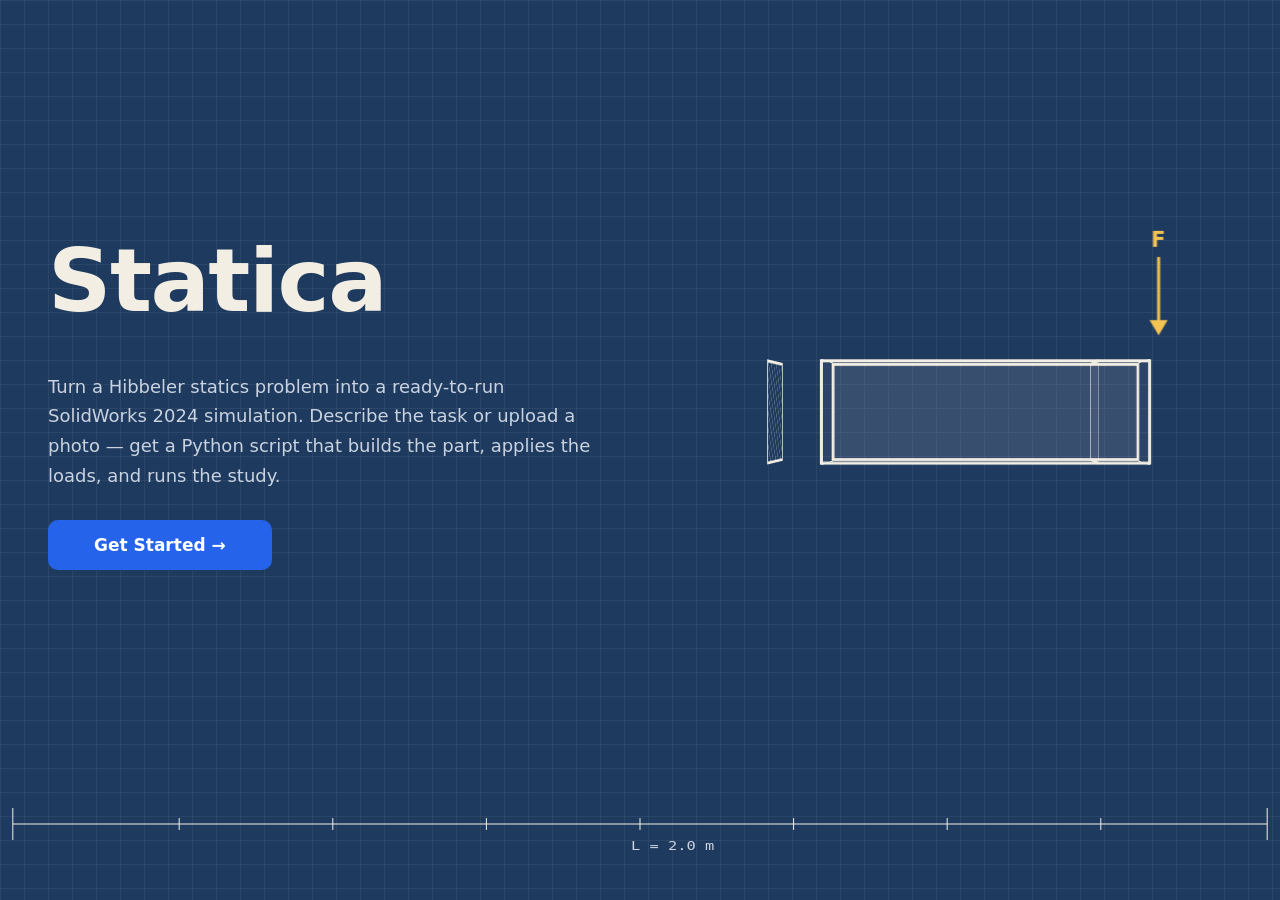
<file: index.html>
<!DOCTYPE html>
<html lang="en">
<head>
<meta charset="UTF-8">
<meta name="viewport" content="width=device-width, initial-scale=1.0">
<title>Statica — Statics to Simulation</title>
<style>
  :root {
    --bg: #1f3a5f;
    --grid-line: rgba(200, 215, 235, 0.07);
    --cream: #f2eee3;
    --cream-soft: #c9d3e0;
    --accent: #2563eb;
    --accent-dark: #1d4ed8;
  }

  * { margin: 0; padding: 0; box-sizing: border-box; }

  body {
    font-family: "Segoe UI", system-ui, -apple-system, sans-serif;
    background-color: var(--bg);
    background-image:
      linear-gradient(var(--grid-line) 1px, transparent 1px),
      linear-gradient(90deg, var(--grid-line) 1px, transparent 1px);
    background-size: 24px 24px;
    color: var(--cream);
    min-height: 100vh;
    display: flex;
    flex-direction: column;
    overflow-x: hidden;
  }

  /* ================= Hero: text left, beam right ================= */
  .hero {
    flex: 1;
    display: grid;
    grid-template-columns: 1.15fr 1fr;
    align-items: center;
    gap: 30px;
    max-width: 1400px;
    margin: 0 auto;
    padding: 50px 48px 10px;
    width: 100%;
  }

  @media (max-width: 860px) {
    .hero { grid-template-columns: 1fr; text-align: center; padding: 36px 20px 10px; }
    .scene { justify-self: center; transform: scale(1); }
  }

  .hero h1 {
    font-size: clamp(46px, 7.2vw, 88px);
    font-weight: 800;
    letter-spacing: -1.5px;
    line-height: 1.02;
  }
  /* logo will go here later, right before the title text */

  .hero .tagline {
    margin-top: 46px;
    font-size: clamp(15px, 1.8vw, 18px);
    color: var(--cream-soft);
    line-height: 1.65;
    max-width: 560px;
  }

  @media (max-width: 860px) { .hero .tagline { margin-left: auto; margin-right: auto; } }

  .btn-start {
    display: inline-block;
    margin-top: 30px;
    padding: 15px 46px;
    background: var(--accent);
    color: #fff;
    font-size: 17px;
    font-weight: 600;
    text-decoration: none;
    border-radius: 10px;
    transition: background 0.15s, transform 0.15s;
  }

  .btn-start:hover { background: var(--accent-dark); transform: translateY(-2px); }

  .made-by {
    margin-top: 18px;
    font-size: 13px;
    color: var(--cream-soft);
    opacity: 0.7;
  }

  /* ================= Rotating 3D beam ================= */
  .scene {
    width: 340px;
    height: 320px;
    max-width: 100%;
    perspective: 950px;
    display: flex;
    align-items: center;
    justify-content: center;
    justify-self: end;             /* push to the right side */
    transform: scale(1.45);        /* bigger */
    transform-origin: center right;
  }

  .beam {
    position: relative;
    width: 220px;
    height: 70px;
    transform-style: preserve-3d;
    animation: spin 9s linear infinite;
  }

  @keyframes spin {
    from { transform: rotateX(-22deg) rotateY(0deg); }
    to   { transform: rotateX(-22deg) rotateY(360deg); }
  }

  .face {
    position: absolute;
    border: 2px solid var(--cream);
    background: rgba(242, 238, 227, 0.06);
  }

  .face.front  { width: 220px; height: 70px; transform: translateZ(35px); }
  .face.back   { width: 220px; height: 70px; transform: translateZ(-35px); }
  .face.left   { width: 70px; height: 70px; transform: rotateY(90deg) translateZ(-35px); left: -35px; top: 0; }
  .face.right  { width: 70px; height: 70px; transform: rotateY(90deg) translateZ(185px); left: -35px; }
  .face.top    { width: 220px; height: 70px; transform: rotateX(90deg) translateZ(35px); }
  .face.bottom { width: 220px; height: 70px; transform: rotateX(90deg) translateZ(-35px); }

  /* fixed-end hatching on the left face (wall symbol) */
  .face.left {
    background: repeating-linear-gradient(
      45deg,
      rgba(242, 238, 227, 0.25) 0 2px,
      transparent 2px 8px
    );
  }

  /* force arrow above the free end of the beam */
  .force {
    position: absolute;
    right: -6px;
    top: -68px;
    width: 2px;
    height: 48px;
    background: #f6c453;
    transform: translateZ(35px);
    animation: press 1.6s ease-in-out infinite;
  }

  .force::after {
    content: "";
    position: absolute;
    bottom: -10px;
    left: -5px;
    border: 6px solid transparent;
    border-top: 10px solid #f6c453;
  }

  .force::before {
    content: "F";
    position: absolute;
    top: -20px;
    left: -4px;
    color: #f6c453;
    font-size: 14px;
    font-weight: 700;
  }

  @keyframes press {
    0%, 100% { height: 48px; }
    50%      { height: 58px; }
  }

  /* ================= Animated dimension line (bottom) ================= */
  .rulers {
    width: 100%;                  /* edge-to-edge */
    padding: 0 0 42px;
  }

  .rulers svg { width: 100%; height: 74px; display: block; }

  .dim-line {
    stroke: var(--cream);
    stroke-width: 1;
    vector-effect: non-scaling-stroke;
    fill: none;
    stroke-dasharray: 4000;       /* in screen px because of non-scaling-stroke: must exceed any screen width */
    stroke-dashoffset: 4000;
    animation: draw 3.2s ease forwards;
  }

  .dim-line.delay { animation-delay: 0.9s; }

  @keyframes draw { to { stroke-dashoffset: 0; } }

  .dim-text {
    fill: var(--cream-soft);
    font-size: 12px;
    font-family: "Consolas", monospace;
    opacity: 0;
    animation: appear 0.8s ease forwards 2.2s;
  }

  @keyframes appear { to { opacity: 1; } }
</style>
</head>
<body>

  <!-- ============ Hero ============ -->
  <div class="hero">
    <div>
      <h1>Statica</h1>
      <p class="tagline">
        Turn a Hibbeler statics problem into a ready-to-run SolidWorks 2024
        simulation. Describe the task or upload a photo — get a Python script
        that builds the part, applies the loads, and runs the study.
      </p>
      <a class="btn-start" href="app.html">Get Started →</a>
      <p class="made-by"></p>
    </div>

    <!-- Rotating wireframe beam with a force arrow -->
    <div class="scene">
      <div class="beam">
        <div class="face front"></div>
        <div class="face back"></div>
        <div class="face left"></div>
        <div class="face right"></div>
        <div class="face top"></div>
        <div class="face bottom"></div>
        <div class="force"></div>
      </div>
    </div>
  </div>

  <!-- ============ Animated dimension line ============ -->
  <div class="rulers">
    <svg viewBox="0 0 1000 74" preserveAspectRatio="none">
      <path class="dim-line" vector-effect="non-scaling-stroke"
            d="M 10 24 L 10 56 M 10 40 L 990 40 M 990 24 L 990 56" />
      <path class="dim-line delay" vector-effect="non-scaling-stroke"
            d="M 140 34 L 140 46 M 260 34 L 260 46 M 380 34 L 380 46 M 500 34 L 500 46
               M 620 34 L 620 46 M 740 34 L 740 46 M 860 34 L 860 46" />
      <text class="dim-text" x="493" y="66">L = 2.0 m</text>
    </svg>
  </div>

</body>
</html>
</file>
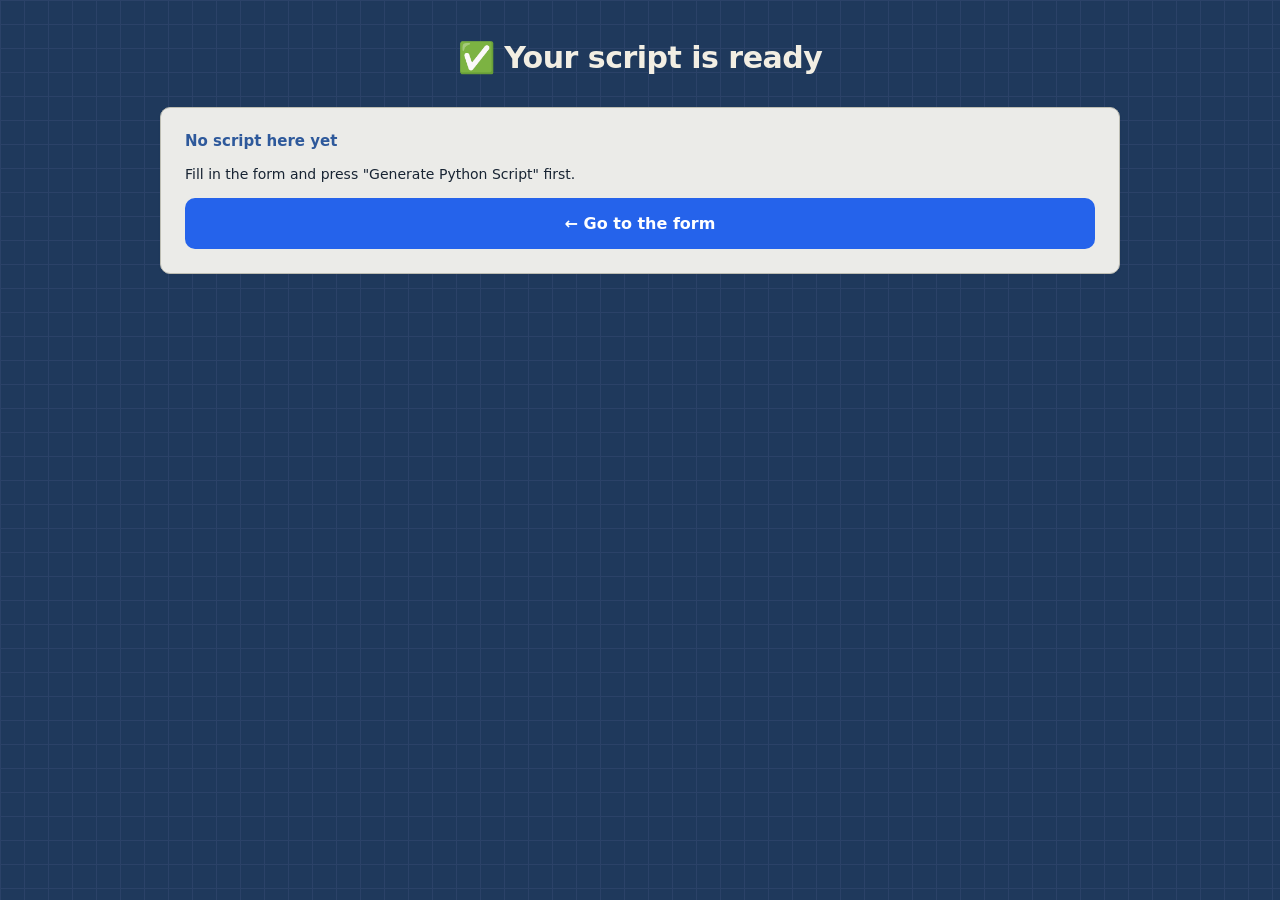
<file: result.html>
<!DOCTYPE html>
<html lang="en">
<head>
<meta charset="UTF-8">
<meta name="viewport" content="width=device-width, initial-scale=1.0">
<title>Your Script — Statica</title>
<style>
  /* Result page is self-contained: all its styles live right here */
  :root {
    --bg: #1f395c;
    --grid-line: #2b4268;
    --paper: #ebebe8;
    --ink: #1e293b;
    --ink-soft: #182433;
    --accent: #2e599b;
    --border: #bdbdb3;
    --radius: 10px;
    --mono: "Consolas", "SF Mono", "Menlo", monospace;
  }

  * { margin: 0; padding: 0; box-sizing: border-box; }

  body {
    font-family: "Segoe UI", system-ui, -apple-system, sans-serif;
    background-color: var(--bg);
    background-image:
      linear-gradient(var(--grid-line) 1px, transparent 1px),
      linear-gradient(90deg, var(--grid-line) 1px, transparent 1px);
    background-size: 24px 24px;
    color: var(--ink);
    min-height: 100vh;
    padding: 40px 16px 80px;
  }

  .container { max-width: 960px; margin: 0 auto; }

  header { text-align: center; margin-bottom: 32px; }

  header h1 {
    font-size: 30px;
    font-weight: 700;
    color: #f2eee3;
    letter-spacing: -0.5px;
  }

  .card {
    background: var(--paper);
    border: 1px solid var(--border);
    border-radius: var(--radius);
    padding: 24px;
    margin-bottom: 16px;
    box-shadow: 0 1px 3px rgba(30, 41, 59, 0.05);
  }

  .card h2 {
    font-size: 15px;
    font-weight: 600;
    color: var(--accent);
    margin-bottom: 16px;
  }

  /* yellow demo badge (auto-hides in real mode) */
  .demo-badge {
    background: rgba(246, 196, 83, 0.15);
    border: 1px dashed rgba(246, 196, 83, 0.6);
    color: #f6c453;
    border-radius: 8px;
    font-size: 13px;
    padding: 8px 14px;
    margin-bottom: 14px;
  }

  /* ----- part schematic ----- */
  .schematic-wrap { text-align: center; }

  .schematic-wrap svg { max-width: 100%; height: auto; }

  .part-summary {
    font-size: 14px;
    line-height: 1.7;
    color: var(--ink);
    margin-bottom: 14px;
  }

  .part-summary b { color: var(--accent); }

  /* ----- quick strength check ----- */
  .verdict {
    border-radius: 8px;
    padding: 12px 16px;
    font-size: 14px;
    line-height: 1.6;
    margin-bottom: 10px;
  }

  .verdict.ok    { background: #e7f3e7; border: 1px solid #9fc79f; color: #1f5c1f; }
  .verdict.warn  { background: #fdf3dd; border: 1px solid #e3c476; color: #7a5a10; }
  .verdict.bad   { background: #fdecec; border: 1px solid #f3b6b6; color: #a01f1f; }

  .verdict-note {
    font-size: 12.5px;
    color: var(--ink-soft);
    line-height: 1.5;
  }

  /* ----- dark "code editor" card ----- */
  .code-card {
    background: #14243d;
    border: 1px solid rgba(242, 238, 227, 0.25);
    border-radius: var(--radius);
    overflow: hidden;
    margin-bottom: 16px;
  }

  .code-head {
    display: flex;
    justify-content: space-between;
    align-items: center;
    padding: 10px 16px;
    background: rgba(242, 238, 227, 0.07);
    color: #c9d3e0;
    font-family: var(--mono);
    font-size: 12.5px;
  }

  .code-actions { display: flex; gap: 8px; }

  .btn-small {
    padding: 6px 14px;
    border: 1px solid rgba(242, 238, 227, 0.4);
    border-radius: 6px;
    background: transparent;
    color: #f2eee3;
    font-size: 12.5px;
    cursor: pointer;
    transition: background 0.15s;
  }

  .btn-small:hover { background: rgba(242, 238, 227, 0.12); }

  .code-card pre {
    max-height: 420px;
    overflow: auto;
    padding: 16px 18px;
  }

  .code-card code {
    font-family: var(--mono);
    font-size: 12.8px;
    line-height: 1.55;
    color: #dbe6f5;
    white-space: pre;
  }

  /* next steps list */
  .steps-list { padding-left: 20px; }

  .steps-list li {
    font-size: 14px;
    line-height: 1.6;
    margin-bottom: 8px;
    color: var(--ink);
  }

  .steps-list code {
    font-family: var(--mono);
    font-size: 12.5px;
    background: rgba(30, 41, 59, 0.08);
    border: 1px solid var(--border);
    border-radius: 4px;
    padding: 1px 6px;
  }

  /* yellow warning banner */
  .warn-banner {
    background: rgba(246, 196, 83, 0.14);
    border: 1px solid rgba(246, 196, 83, 0.55);
    color: #f6c453;
    border-radius: var(--radius);
    padding: 14px 18px;
    font-size: 13.5px;
    line-height: 1.55;
    margin-bottom: 16px;
  }

  /* big blue button-link back to the form */
  .btn-link {
    display: block;
    text-align: center;
    text-decoration: none;
    width: 100%;
    padding: 16px;
    border: none;
    border-radius: var(--radius);
    background: #2563eb;
    color: #fff;
    font-size: 16px;
    font-weight: 600;
    cursor: pointer;
    transition: background 0.15s;
  }

  .btn-link:hover { background: #1d4ed8; }

  .empty-text {
    font-size: 14px;
    color: var(--ink-soft);
    margin-bottom: 16px;
  }

  /* ----- the plan: what the AI understood, step by step ----- */
  .ai-reply { font-size: 14px; line-height: 1.7; color: var(--ink); white-space: pre-wrap; }

  .study-tag {
    display: inline-block;
    font-size: 12.5px;
    font-weight: 600;
    color: var(--accent);
    border: 1px solid var(--border);
    border-radius: 6px;
    padding: 2px 10px;
    margin-bottom: 12px;
  }

  .step-detail { font-size: 12.8px; color: var(--ink-soft); font-family: var(--mono); }

  .assumptions { margin-top: 14px; font-size: 13.5px; line-height: 1.6; color: var(--ink-soft); }
  .assumptions ul { padding-left: 20px; }

  /* ----- questions the plan cannot go on without ----- */
  .question { margin-bottom: 14px; font-size: 14px; line-height: 1.55; }
  .question .why { font-size: 12.5px; color: var(--ink-soft); }

  .question input {
    width: 100%;
    margin-top: 6px;
    padding: 10px 12px;
    border: 1px solid var(--border);
    border-radius: 8px;
    background: #ebebe8;
    font-size: 14px;
    color: var(--ink);
  }

  .question input:focus { outline: none; border-color: var(--accent); }
  button.btn-link:disabled { opacity: 0.6; cursor: wait; }
</style>
</head>
<body>

<div class="container">

  <header>
    <h1 id="pageTitle">✅ Your script is ready</h1>
  </header>

  <p class="demo-badge" id="demoBadge" hidden>
    Demo mode: this is a sample script. Connect the backend to get real generated code.
  </p>

  <!-- shown instead of everything if the user opened this page directly -->
  <div class="card" id="emptyState" hidden>
    <h2>No script here yet</h2>
    <p class="empty-text">Fill in the form and press "Generate Python Script" first.</p>
    <a class="btn-link" href="app.html">← Go to the form</a>
  </div>

  <div id="resultContent">

    <!-- what the AI understood from the text / photo -->
    <div class="card" id="aiCard" hidden>
      <h2>What the AI understood</h2>
      <span class="study-tag" id="studyTag"></span>
      <p class="ai-reply" id="aiReply"></p>
    </div>

    <!-- questions: the plan is incomplete, so there is no script yet -->
    <div class="card" id="questionsCard" hidden>
      <h2>A few details are missing</h2>
      <div id="questions"></div>
      <div class="verdict bad" id="answerError" hidden></div>
      <button class="btn-link" id="answerBtn">Answer and rebuild the plan</button>
    </div>

    <!-- the simulation plan, step by step -->
    <div class="card" id="planCard" hidden>
      <h2>Simulation plan</h2>
      <ol class="steps-list" id="planSteps"></ol>
      <div class="assumptions" id="assumptionsBox" hidden>
        <b>Assumed — each of these could be wrong:</b>
        <ul id="assumptions"></ul>
      </div>
      <div id="checks" style="margin-top:14px;"></div>
    </div>

    <!-- what was built: description + schematic -->
    <div class="card" id="partCard" hidden>
      <h2>What was built</h2>
      <p class="part-summary" id="partSummary"></p>
      <div class="schematic-wrap" id="schematic"></div>
    </div>

    <!-- quick strength estimate -->
    <div class="card" id="checkCard" hidden>
      <h2>Quick strength check (hand-calc estimate)</h2>
      <div id="verdictBox"></div>
      <p class="verdict-note">
        This is a simplified beam-bending estimate (σ = M·c / I) done right in your browser.
        The real, precise answer comes from the SolidWorks simulation itself.
      </p>
    </div>

    <div class="code-card" id="codeCard">
      <div class="code-head">
        <span id="codeFile">solidworks_simulation.py</span>
        <div class="code-actions">
          <button class="btn-small" id="copyBtn">📋 Copy</button>
          <button class="btn-small" id="downloadBtn">⬇ Download .py</button>
        </div>
      </div>
      <pre><code id="codeOutput"></code></pre>
    </div>

    <div class="card">
      <h2>Next steps — how to run it</h2>
      <ol class="steps-list">
        <li>Install the bridge library once: open the command line and run <code>pip install pywin32</code></li>
        <li>Open SolidWorks 2024 on your PC and wait until it fully loads</li>
        <li>Save and close any work you care about — an AI-generated script can crash SolidWorks</li>
        <li>Run the downloaded file: double-click it, or run <code>python solidworks_simulation.py</code></li>
        <li>Watch the part being built, meshed and solved — results open in the Simulation tab</li>
      </ol>
    </div>

    <div class="warn-banner">
      ⚠️ Always review the script before running it and keep your work saved.
      The mesh is intentionally coarse to protect school PCs — results are approximate.
    </div>

    <a class="btn-link" href="app.html">← New problem</a>

  </div>
</div>

<!-- Logic of this page lives in its own file -->
<script src="result-script.js"></script>
</body>
</html>
</file>
